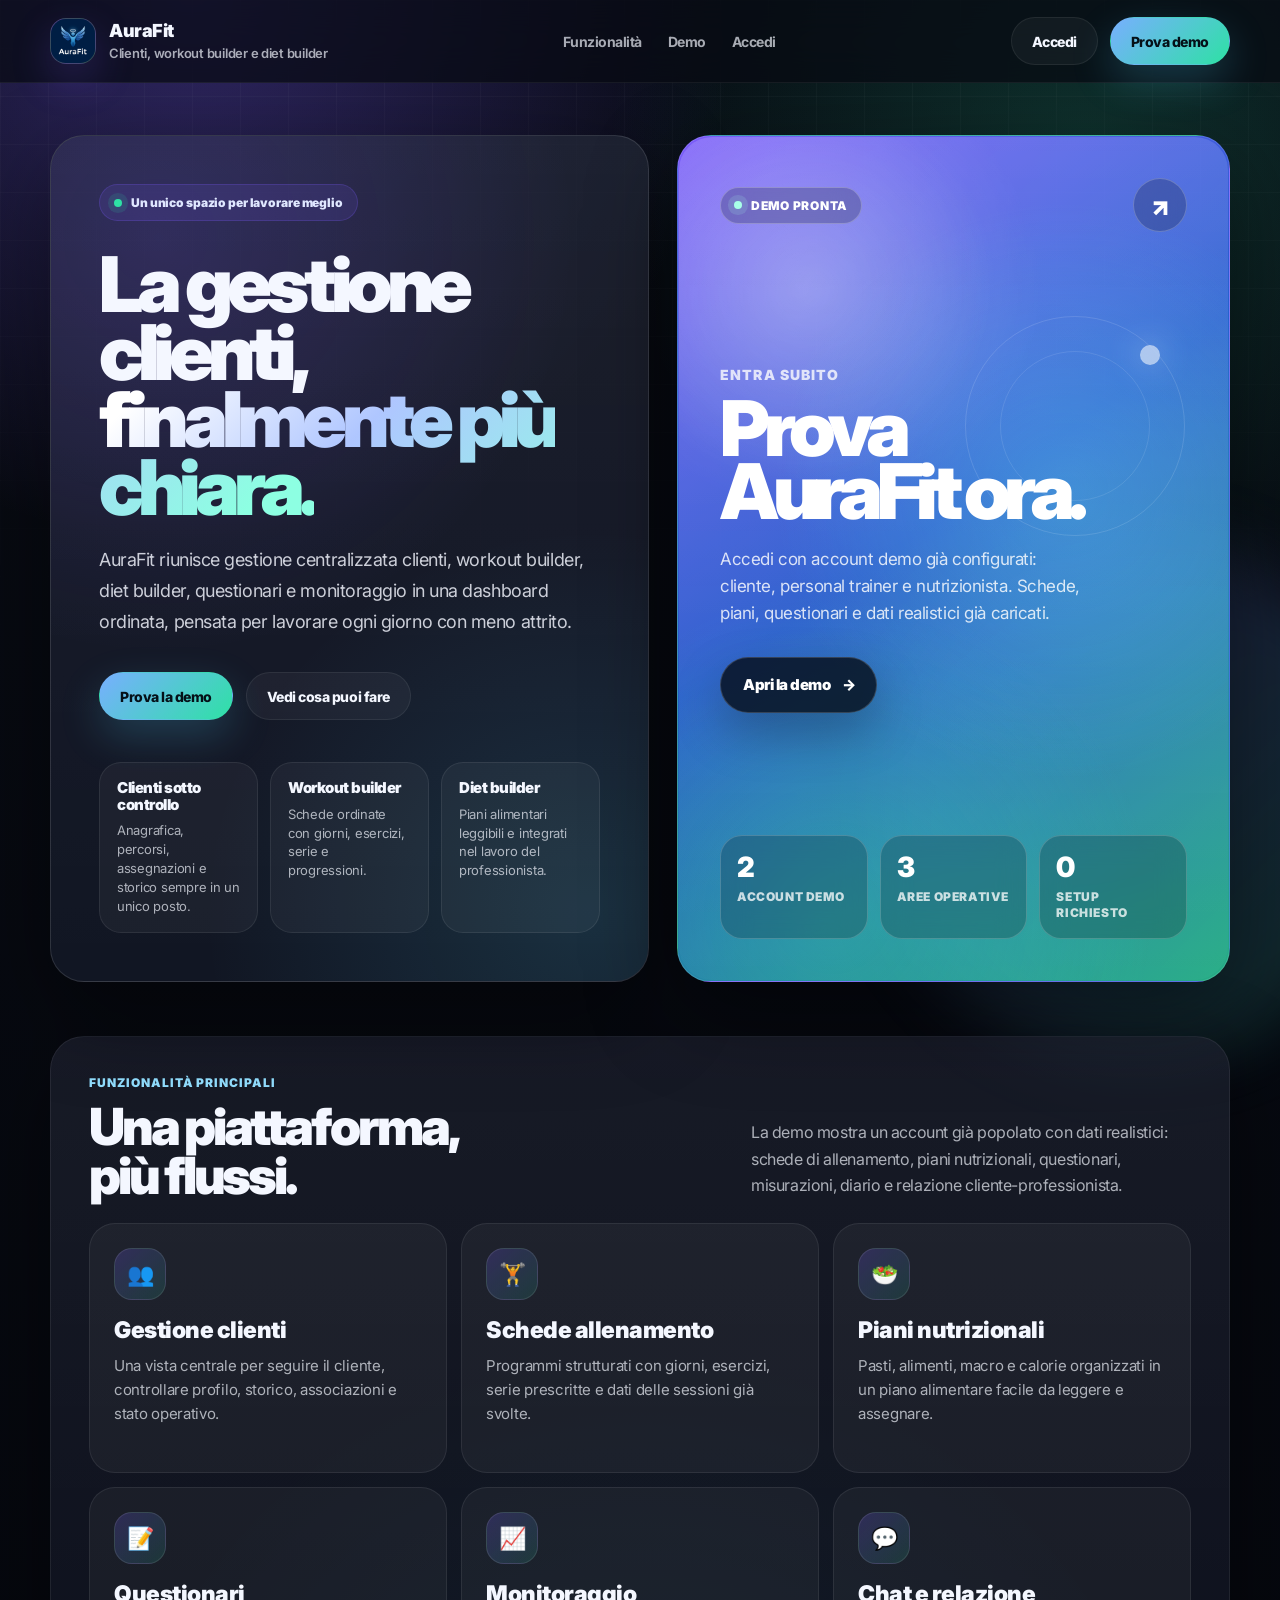
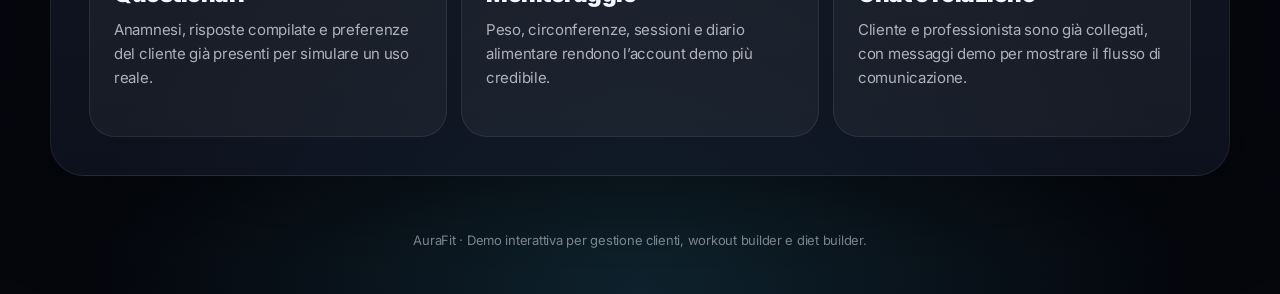
<file: public/index.html>
<!DOCTYPE html>
<html lang="it">
<head>
  <meta charset="UTF-8" />
  <meta name="viewport" content="width=device-width, initial-scale=1.0" />
  <meta name="theme-color" content="#070A12" />

  <link rel="apple-touch-icon" href="/media/apple-touch-icon.png" />
  <link rel="manifest" href="/manifest.json" />

  <title>AuraFit — Gestione clienti, workout builder e diet builder</title>

  <link rel="preconnect" href="https://fonts.googleapis.com">
  <link rel="preconnect" href="https://fonts.gstatic.com" crossorigin>
  <link href="https://fonts.googleapis.com/css2?family=Inter:wght@400;500;600;700;800;900&display=swap" rel="stylesheet">

  <style>
    :root {
      --bg: #070A12;
      --bg-2: #0B1020;
      --surface: rgba(255, 255, 255, .055);
      --surface-strong: rgba(255, 255, 255, .085);
      --stroke: rgba(255, 255, 255, .12);
      --stroke-soft: rgba(255, 255, 255, .07);
      --text: #F4F7FF;
      --muted: rgba(244, 247, 255, .68);
      --muted-strong: rgba(244, 247, 255, .82);
      --purple: #7C5CFF;
      --blue: #6CA8FF;
      --cyan: #4CC9F0;
      --green: #2EE1A5;
      --pink: #FF5EA8;
      --radius-xl: 34px;
      --radius-lg: 26px;
      --radius-md: 18px;
      --shadow: 0 30px 90px rgba(0, 0, 0, .42);
      --container: 1180px;
      --font: "Inter", system-ui, -apple-system, BlinkMacSystemFont, "Segoe UI", sans-serif;
    }

    * {
      box-sizing: border-box;
    }

    html {
      scroll-behavior: smooth;
    }

    body {
      margin: 0;
      min-height: 100vh;
      font-family: var(--font);
      color: var(--text);
      background:
        radial-gradient(circle at 15% 0%, rgba(124, 92, 255, .34), transparent 34rem),
        radial-gradient(circle at 85% 8%, rgba(46, 225, 165, .18), transparent 30rem),
        radial-gradient(circle at 50% 100%, rgba(76, 201, 240, .14), transparent 34rem),
        linear-gradient(180deg, #080B13 0%, #05070D 100%);
      overflow-x: hidden;
      letter-spacing: -.03em;
    }

    body::before {
      content: "";
      position: fixed;
      inset: 0;
      pointer-events: none;
      background-image:
        linear-gradient(rgba(255,255,255,.035) 1px, transparent 1px),
        linear-gradient(90deg, rgba(255,255,255,.035) 1px, transparent 1px);
      background-size: 48px 48px;
      mask-image: linear-gradient(to bottom, rgba(0,0,0,.85), transparent 78%);
      z-index: -2;
    }

    body::after {
      content: "";
      position: fixed;
      inset: auto -120px -160px auto;
      width: 520px;
      height: 520px;
      border-radius: 999px;
      background: linear-gradient(135deg, rgba(124,92,255,.2), rgba(46,225,165,.16));
      filter: blur(34px);
      z-index: -1;
      pointer-events: none;
    }

    a {
      color: inherit;
      text-decoration: none;
    }

    img {
      max-width: 100%;
      display: block;
    }

    .container {
      width: min(var(--container), calc(100% - 48px));
      margin: 0 auto;
    }

    .site-header {
      position: sticky;
      top: 0;
      z-index: 20;
      border-bottom: 1px solid rgba(255,255,255,.06);
      background: rgba(7, 10, 18, .72);
      backdrop-filter: blur(18px);
      -webkit-backdrop-filter: blur(18px);
    }

    .nav {
      min-height: 82px;
      display: flex;
      align-items: center;
      justify-content: space-between;
      gap: 24px;
    }

    .brand {
      display: inline-flex;
      align-items: center;
      gap: 13px;
      min-width: 0;
    }

    .brand-mark {
      width: 46px;
      height: 46px;
      border-radius: 16px;
      overflow: hidden;
      border: 1px solid rgba(255,255,255,.12);
      background: linear-gradient(135deg, rgba(124,92,255,.35), rgba(46,225,165,.18));
      box-shadow: 0 16px 40px rgba(124,92,255,.22);
      flex: 0 0 auto;
    }

    .brand-mark img {
      width: 100%;
      height: 100%;
      object-fit: cover;
    }

    .brand-copy strong {
      display: block;
      font-size: 18px;
      line-height: 1;
      font-weight: 900;
    }

    .brand-copy span {
      display: block;
      margin-top: 5px;
      color: var(--muted);
      font-size: 13px;
      font-weight: 600;
      letter-spacing: -.02em;
    }

    .nav-links {
      display: flex;
      align-items: center;
      gap: 26px;
      color: var(--muted);
      font-size: 14px;
      font-weight: 700;
    }

    .nav-links a {
      transition: color .18s ease;
    }

    .nav-links a:hover {
      color: var(--text);
    }

    .nav-actions {
      display: flex;
      align-items: center;
      gap: 12px;
    }

    .btn {
      min-height: 48px;
      display: inline-flex;
      align-items: center;
      justify-content: center;
      gap: 9px;
      padding: 0 20px;
      border-radius: 999px;
      border: 1px solid transparent;
      font-size: 14px;
      font-weight: 800;
      cursor: pointer;
      transition:
        transform .18s ease,
        border-color .18s ease,
        background .18s ease,
        box-shadow .18s ease;
    }

    .btn:active {
      transform: scale(.98);
    }

    .btn-primary {
      color: #051018;
      background: linear-gradient(135deg, #78AFFF, #2EE1A5);
      box-shadow: 0 16px 42px rgba(76, 201, 240, .22);
    }

    .btn-primary:hover {
      transform: translateY(-2px);
      box-shadow: 0 22px 52px rgba(76, 201, 240, .28);
    }

    .btn-secondary {
      color: var(--text);
      background: rgba(255,255,255,.045);
      border-color: var(--stroke-soft);
    }

    .btn-secondary:hover {
      background: rgba(255,255,255,.075);
      border-color: rgba(255,255,255,.16);
      transform: translateY(-2px);
    }

    .hero {
      padding: 52px 0 30px;
    }

    .hero-grid {
      display: grid;
      grid-template-columns: minmax(0, 1.04fr) minmax(420px, .96fr);
      gap: 28px;
      align-items: stretch;
    }

    .hero-card,
    .demo-mega-button {
      min-height: 680px;
      border-radius: var(--radius-xl);
      border: 1px solid var(--stroke);
      box-shadow: var(--shadow);
      overflow: hidden;
    }

    .hero-card {
      position: relative;
      padding: clamp(30px, 4vw, 48px);
      background:
        linear-gradient(180deg, rgba(255,255,255,.08), rgba(255,255,255,.035)),
        rgba(11, 16, 32, .72);
    }

    .hero-card::before {
      content: "";
      position: absolute;
      inset: 0;
      background:
        radial-gradient(circle at 18% 12%, rgba(124,92,255,.18), transparent 26rem),
        radial-gradient(circle at 90% 92%, rgba(76,201,240,.14), transparent 24rem);
      pointer-events: none;
    }

    .hero-inner {
      position: relative;
      z-index: 1;
      height: 100%;
      display: flex;
      flex-direction: column;
    }

    .eyebrow {
      width: fit-content;
      display: inline-flex;
      align-items: center;
      gap: 9px;
      padding: 10px 14px;
      border-radius: 999px;
      border: 1px solid rgba(124,92,255,.22);
      background: rgba(124,92,255,.13);
      color: #DFE7FF;
      font-size: 12px;
      font-weight: 900;
      letter-spacing: -.01em;
      margin-bottom: 30px;
    }

    .eyebrow::before {
      content: "";
      width: 8px;
      height: 8px;
      border-radius: 999px;
      background: var(--green);
      box-shadow: 0 0 0 6px rgba(46,225,165,.12);
    }

    h1,
    h2,
    h3,
    p {
      margin: 0;
    }

    h1 {
      max-width: 10ch;
      font-size: clamp(56px, 6vw, 86px);
      line-height: .88;
      letter-spacing: -.075em;
      font-weight: 900;
    }

    .gradient-text {
      background: linear-gradient(135deg, #FFFFFF 8%, #AFC6FF 42%, #8DFFE2 88%);
      -webkit-background-clip: text;
      background-clip: text;
      color: transparent;
    }

    .hero-copy {
      max-width: 560px;
      margin-top: 24px;
      color: var(--muted-strong);
      font-size: 18px;
      line-height: 1.72;
      letter-spacing: -.025em;
    }

    .hero-actions {
      display: flex;
      align-items: center;
      gap: 13px;
      flex-wrap: wrap;
      margin-top: 34px;
    }

    .hero-points {
      margin-top: auto;
      padding-top: 42px;
      display: grid;
      grid-template-columns: repeat(3, minmax(0, 1fr));
      gap: 12px;
    }

    .point-card {
      min-height: 134px;
      padding: 17px;
      border-radius: 22px;
      border: 1px solid rgba(255,255,255,.08);
      background: rgba(255,255,255,.045);
    }

    .point-card strong {
      display: block;
      margin-bottom: 8px;
      font-size: 15px;
      font-weight: 900;
      line-height: 1.1;
    }

    .point-card span {
      display: block;
      color: var(--muted);
      font-size: 13px;
      line-height: 1.45;
      letter-spacing: -.02em;
    }

    .demo-mega-button {
      position: relative;
      isolation: isolate;
      display: flex;
      flex-direction: column;
      justify-content: space-between;
      padding: clamp(28px, 4vw, 42px);
      background:
        radial-gradient(circle at 22% 18%, rgba(255,255,255,.18), transparent 12rem),
        radial-gradient(circle at 70% 42%, rgba(76,201,240,.34), transparent 18rem),
        radial-gradient(circle at 28% 92%, rgba(46,225,165,.28), transparent 20rem),
        linear-gradient(145deg, rgba(124,92,255,.98), rgba(42,110,255,.78) 46%, rgba(46,225,165,.72));
      color: #FFFFFF;
      transform: translateZ(0);
      transition:
        transform .22s ease,
        box-shadow .22s ease,
        border-color .22s ease,
        filter .22s ease;
    }

    .demo-mega-button::before {
      content: "";
      position: absolute;
      inset: 1px;
      border-radius: calc(var(--radius-xl) - 1px);
      background:
        linear-gradient(180deg, rgba(255,255,255,.16), rgba(255,255,255,.04)),
        radial-gradient(circle at 25% 18%, rgba(255,255,255,.22), transparent 14rem);
      z-index: -2;
      opacity: .82;
    }

    .demo-mega-button::after {
      content: "";
      position: absolute;
      inset: -80px;
      background:
        conic-gradient(
          from 180deg,
          transparent,
          rgba(255,255,255,.22),
          transparent,
          rgba(46,225,165,.26),
          transparent
        );
      z-index: -3;
      opacity: 0;
      transform: rotate(0deg);
      transition: opacity .22s ease;
      animation: spinGlow 8s linear infinite;
    }

    .demo-mega-button:hover {
      transform: translateY(-8px) scale(1.012);
      border-color: rgba(255,255,255,.38);
      box-shadow:
        0 42px 110px rgba(46, 225, 165, .20),
        0 32px 90px rgba(124, 92, 255, .36);
      filter: saturate(1.08);
    }

    .demo-mega-button:hover::after {
      opacity: 1;
    }

    .demo-mega-button:focus-visible {
      outline: 4px solid rgba(255,255,255,.72);
      outline-offset: 5px;
    }

    @keyframes spinGlow {
      to {
        transform: rotate(360deg);
      }
    }

    .demo-top {
      position: relative;
      z-index: 2;
      display: flex;
      align-items: center;
      justify-content: space-between;
      gap: 18px;
    }

    .demo-badge {
      display: inline-flex;
      align-items: center;
      gap: 9px;
      padding: 10px 13px;
      border-radius: 999px;
      border: 1px solid rgba(255,255,255,.24);
      background: rgba(5, 10, 18, .22);
      backdrop-filter: blur(14px);
      -webkit-backdrop-filter: blur(14px);
      font-size: 12px;
      font-weight: 900;
      text-transform: uppercase;
      letter-spacing: .06em;
    }

    .demo-badge::before {
      content: "";
      width: 8px;
      height: 8px;
      border-radius: 999px;
      background: #A8FFE8;
      box-shadow: 0 0 0 6px rgba(168,255,232,.15);
    }

    .demo-arrow {
      width: 54px;
      height: 54px;
      display: grid;
      place-items: center;
      border-radius: 999px;
      background: rgba(5, 10, 18, .22);
      border: 1px solid rgba(255,255,255,.22);
      backdrop-filter: blur(14px);
      -webkit-backdrop-filter: blur(14px);
      font-size: 26px;
      font-weight: 900;
      transition: transform .22s ease, background .22s ease;
    }

    .demo-mega-button:hover .demo-arrow {
      transform: translate(6px, -6px);
      background: rgba(5, 10, 18, .34);
    }

    .demo-content {
      position: relative;
      z-index: 2;
      padding: 58px 0 46px;
    }

    .demo-kicker {
      display: block;
      margin-bottom: 15px;
      color: rgba(255,255,255,.78);
      font-size: 14px;
      font-weight: 900;
      text-transform: uppercase;
      letter-spacing: .08em;
    }

    .demo-title {
      max-width: 8ch;
      font-size: clamp(64px, 6vw, 102px);
      line-height: .82;
      letter-spacing: -.085em;
      font-weight: 900;
    }

    .demo-text {
      max-width: 34ch;
      margin-top: 22px;
      color: rgba(255,255,255,.82);
      font-size: 17px;
      line-height: 1.58;
      letter-spacing: -.025em;
    }

    .demo-cta {
      width: fit-content;
      margin-top: 30px;
      display: inline-flex;
      align-items: center;
      gap: 12px;
      min-height: 56px;
      padding: 0 20px 0 22px;
      border-radius: 999px;
      background: rgba(5, 10, 18, .78);
      color: #FFFFFF;
      border: 1px solid rgba(255,255,255,.16);
      box-shadow: 0 20px 48px rgba(0,0,0,.25);
      font-size: 15px;
      font-weight: 900;
      transition: transform .22s ease, background .22s ease;
    }

    .demo-mega-button:hover .demo-cta {
      transform: translateY(-2px);
      background: rgba(5, 10, 18, .9);
    }

    .demo-stats {
      position: relative;
      z-index: 2;
      display: grid;
      grid-template-columns: repeat(3, minmax(0, 1fr));
      gap: 12px;
    }

    .demo-stat {
      padding: 17px 16px;
      border-radius: 22px;
      background: rgba(5, 10, 18, .22);
      border: 1px solid rgba(255,255,255,.18);
      backdrop-filter: blur(14px);
      -webkit-backdrop-filter: blur(14px);
    }

    .demo-stat strong {
      display: block;
      font-size: 28px;
      line-height: 1;
      font-weight: 900;
      margin-bottom: 8px;
    }

    .demo-stat span {
      display: block;
      color: rgba(255,255,255,.76);
      font-size: 12px;
      line-height: 1.35;
      text-transform: uppercase;
      letter-spacing: .05em;
      font-weight: 900;
    }

    .demo-orbit {
      position: absolute;
      z-index: 1;
      width: 220px;
      height: 220px;
      border-radius: 999px;
      right: 44px;
      top: 180px;
      border: 1px solid rgba(255,255,255,.18);
      opacity: .7;
      pointer-events: none;
    }

    .demo-orbit::before,
    .demo-orbit::after {
      content: "";
      position: absolute;
      border-radius: inherit;
      border: 1px solid rgba(255,255,255,.15);
    }

    .demo-orbit::before {
      inset: 34px;
    }

    .demo-orbit::after {
      width: 18px;
      height: 18px;
      right: 24px;
      top: 28px;
      background: rgba(255,255,255,.82);
      box-shadow: 0 0 32px rgba(255,255,255,.65);
    }

    .section {
      padding: 24px 0;
    }

    .section-card {
      padding: clamp(26px, 4vw, 38px);
      border-radius: var(--radius-xl);
      border: 1px solid var(--stroke-soft);
      background:
        linear-gradient(180deg, rgba(255,255,255,.06), rgba(255,255,255,.025)),
        rgba(11, 16, 32, .62);
      box-shadow: var(--shadow);
    }

    .section-head {
      display: flex;
      align-items: flex-end;
      justify-content: space-between;
      gap: 24px;
      margin-bottom: 24px;
    }

    .kicker {
      display: block;
      margin-bottom: 12px;
      color: #92DFFF;
      font-size: 12px;
      font-weight: 900;
      text-transform: uppercase;
      letter-spacing: .08em;
    }

    .section-head h2 {
      max-width: 12ch;
      font-size: clamp(36px, 4vw, 54px);
      line-height: .94;
      letter-spacing: -.06em;
      font-weight: 900;
    }

    .section-head p {
      max-width: 44ch;
      color: var(--muted);
      font-size: 16px;
      line-height: 1.65;
      letter-spacing: -.025em;
    }

    .features-grid {
      display: grid;
      grid-template-columns: repeat(3, minmax(0, 1fr));
      gap: 14px;
    }

    .feature-card {
      min-height: 250px;
      padding: 24px;
      border-radius: 26px;
      border: 1px solid rgba(255,255,255,.08);
      background: rgba(255,255,255,.045);
      transition: transform .18s ease, background .18s ease, border-color .18s ease;
    }

    .feature-card:hover {
      transform: translateY(-4px);
      background: rgba(255,255,255,.07);
      border-color: rgba(255,255,255,.16);
    }

    .feature-icon {
      width: 52px;
      height: 52px;
      display: grid;
      place-items: center;
      margin-bottom: 18px;
      border-radius: 18px;
      background: linear-gradient(135deg, rgba(124,92,255,.22), rgba(46,225,165,.13));
      border: 1px solid rgba(255,255,255,.1);
      font-size: 22px;
    }

    .feature-card h3 {
      font-size: 23px;
      line-height: 1.08;
      margin-bottom: 12px;
      font-weight: 900;
    }

    .feature-card p {
      color: var(--muted);
      font-size: 15px;
      line-height: 1.6;
      letter-spacing: -.02em;
    }

    .footer {
      padding: 30px 0 44px;
      color: rgba(244,247,255,.48);
      text-align: center;
      font-size: 13px;
      line-height: 1.6;
      letter-spacing: -.02em;
    }

    @media (max-width: 1120px) {
      .hero-grid {
        grid-template-columns: 1fr;
      }

      .hero-card,
      .demo-mega-button {
        min-height: auto;
      }

      .demo-title {
        max-width: 10ch;
      }
    }

    @media (max-width: 840px) {
      .container {
        width: min(var(--container), calc(100% - 28px));
      }

      .nav {
        min-height: 74px;
      }

      .nav-links,
      .nav-actions .btn-primary {
        display: none;
      }

      .brand-copy span {
        display: none;
      }

      .hero {
        padding-top: 28px;
      }

      h1 {
        max-width: none;
        font-size: clamp(50px, 15vw, 72px);
      }

      .hero-copy {
        font-size: 16px;
      }

      .hero-points,
      .demo-stats,
      .features-grid {
        grid-template-columns: 1fr;
      }

      .demo-content {
        padding: 48px 0 34px;
      }

      .demo-title {
        font-size: clamp(58px, 18vw, 82px);
      }

      .demo-orbit {
        width: 170px;
        height: 170px;
        right: 18px;
        top: 160px;
        opacity: .35;
      }

      .section-head {
        display: block;
      }

      .section-head h2 {
        max-width: none;
        margin-bottom: 14px;
      }
    }

    @media (prefers-reduced-motion: reduce) {
      *,
      *::before,
      *::after {
        animation: none !important;
        transition: none !important;
        scroll-behavior: auto !important;
      }
    }
  </style>
</head>

<body>
  <header class="site-header">
    <div class="container nav">
      <a href="/public/" class="brand" aria-label="AuraFit home">
        <div class="brand-mark">
          <img src="media/logo.png" alt="Logo AuraFit" />
        </div>
        <div class="brand-copy">
          <strong>AuraFit</strong>
          <span>Clienti, workout builder e diet builder</span>
        </div>
      </a>

      <nav class="nav-links" aria-label="Navigazione principale">
        <a href="#features">Funzionalità</a>
        <a href="/public/demo.php">Demo</a>
        <a href="/public/login.php">Accedi</a>
      </nav>

      <div class="nav-actions">
        <a class="btn btn-secondary" href="/public/login.php">Accedi</a>
        <a class="btn btn-primary" href="/public/demo.php">Prova demo</a>
      </div>
    </div>
  </header>

  <main>
    <section class="hero">
      <div class="container hero-grid">
        <article class="hero-card">
          <div class="hero-inner">
            <div>
              <div class="eyebrow">Un unico spazio per lavorare meglio</div>

              <h1>
                La gestione clienti, <span class="gradient-text">finalmente più chiara.</span>
              </h1>

              <p class="hero-copy">
                AuraFit riunisce gestione centralizzata clienti, workout builder,
                diet builder, questionari e monitoraggio in una dashboard ordinata,
                pensata per lavorare ogni giorno con meno attrito.
              </p>

              <div class="hero-actions">
                <a class="btn btn-primary" href="/public/demo.php">Prova la demo</a>
                <a class="btn btn-secondary" href="#features">Vedi cosa puoi fare</a>
              </div>
            </div>

            <div class="hero-points" aria-label="Punti principali">
              <div class="point-card">
                <strong>Clienti sotto controllo</strong>
                <span>Anagrafica, percorsi, assegnazioni e storico sempre in un unico posto.</span>
              </div>

              <div class="point-card">
                <strong>Workout builder</strong>
                <span>Schede ordinate con giorni, esercizi, serie e progressioni.</span>
              </div>

              <div class="point-card">
                <strong>Diet builder</strong>
                <span>Piani alimentari leggibili e integrati nel lavoro del professionista.</span>
              </div>
            </div>
          </div>
        </article>

        <a class="demo-mega-button" href="/public/demo.php" aria-label="Apri la demo AuraFit">
          <div class="demo-orbit" aria-hidden="true"></div>

          <div class="demo-top">
            <span class="demo-badge">Demo pronta</span>
            <span class="demo-arrow" aria-hidden="true">↗</span>
          </div>

          <div class="demo-content">
            <span class="demo-kicker">Entra subito</span>

            <h2 class="demo-title">
              Prova AuraFit ora.
            </h2>

            <p class="demo-text">
              Accedi con account demo già configurati: cliente, personal trainer
              e nutrizionista. Schede, piani, questionari e dati realistici già caricati.
            </p>

            <span class="demo-cta">
              Apri la demo
              <span aria-hidden="true">→</span>
            </span>
          </div>

          <div class="demo-stats" aria-label="Contenuti inclusi nella demo">
            <div class="demo-stat">
              <strong>2</strong>
              <span>Account demo</span>
            </div>

            <div class="demo-stat">
              <strong>3</strong>
              <span>Aree operative</span>
            </div>

            <div class="demo-stat">
              <strong>0</strong>
              <span>Setup richiesto</span>
            </div>
          </div>
        </a>
      </div>
    </section>

    <section id="features" class="section">
      <div class="container">
        <div class="section-card">
          <div class="section-head">
            <div>
              <span class="kicker">Funzionalità principali</span>
              <h2>Una piattaforma, più flussi.</h2>
            </div>

            <p>
              La demo mostra un account già popolato con dati realistici:
              schede di allenamento, piani nutrizionali, questionari, misurazioni,
              diario e relazione cliente-professionista.
            </p>
          </div>

          <div class="features-grid">
            <article class="feature-card">
              <div class="feature-icon">👥</div>
              <h3>Gestione clienti</h3>
              <p>
                Una vista centrale per seguire il cliente, controllare profilo,
                storico, associazioni e stato operativo.
              </p>
            </article>

            <article class="feature-card">
              <div class="feature-icon">🏋️</div>
              <h3>Schede allenamento</h3>
              <p>
                Programmi strutturati con giorni, esercizi, serie prescritte
                e dati delle sessioni già svolte.
              </p>
            </article>

            <article class="feature-card">
              <div class="feature-icon">🥗</div>
              <h3>Piani nutrizionali</h3>
              <p>
                Pasti, alimenti, macro e calorie organizzati in un piano
                alimentare facile da leggere e assegnare.
              </p>
            </article>

            <article class="feature-card">
              <div class="feature-icon">📝</div>
              <h3>Questionari</h3>
              <p>
                Anamnesi, risposte compilate e preferenze del cliente già presenti
                per simulare un uso reale.
              </p>
            </article>

            <article class="feature-card">
              <div class="feature-icon">📈</div>
              <h3>Monitoraggio</h3>
              <p>
                Peso, circonferenze, sessioni e diario alimentare rendono
                l’account demo più credibile.
              </p>
            </article>

            <article class="feature-card">
              <div class="feature-icon">💬</div>
              <h3>Chat e relazione</h3>
              <p>
                Cliente e professionista sono già collegati, con messaggi demo
                per mostrare il flusso di comunicazione.
              </p>
            </article>
          </div>
        </div>
      </div>
    </section>
  </main>

  <footer class="footer">
    <div class="container">
      AuraFit · Demo interattiva per gestione clienti, workout builder e diet builder.
    </div>
  </footer>
</body>
</html>
</file>
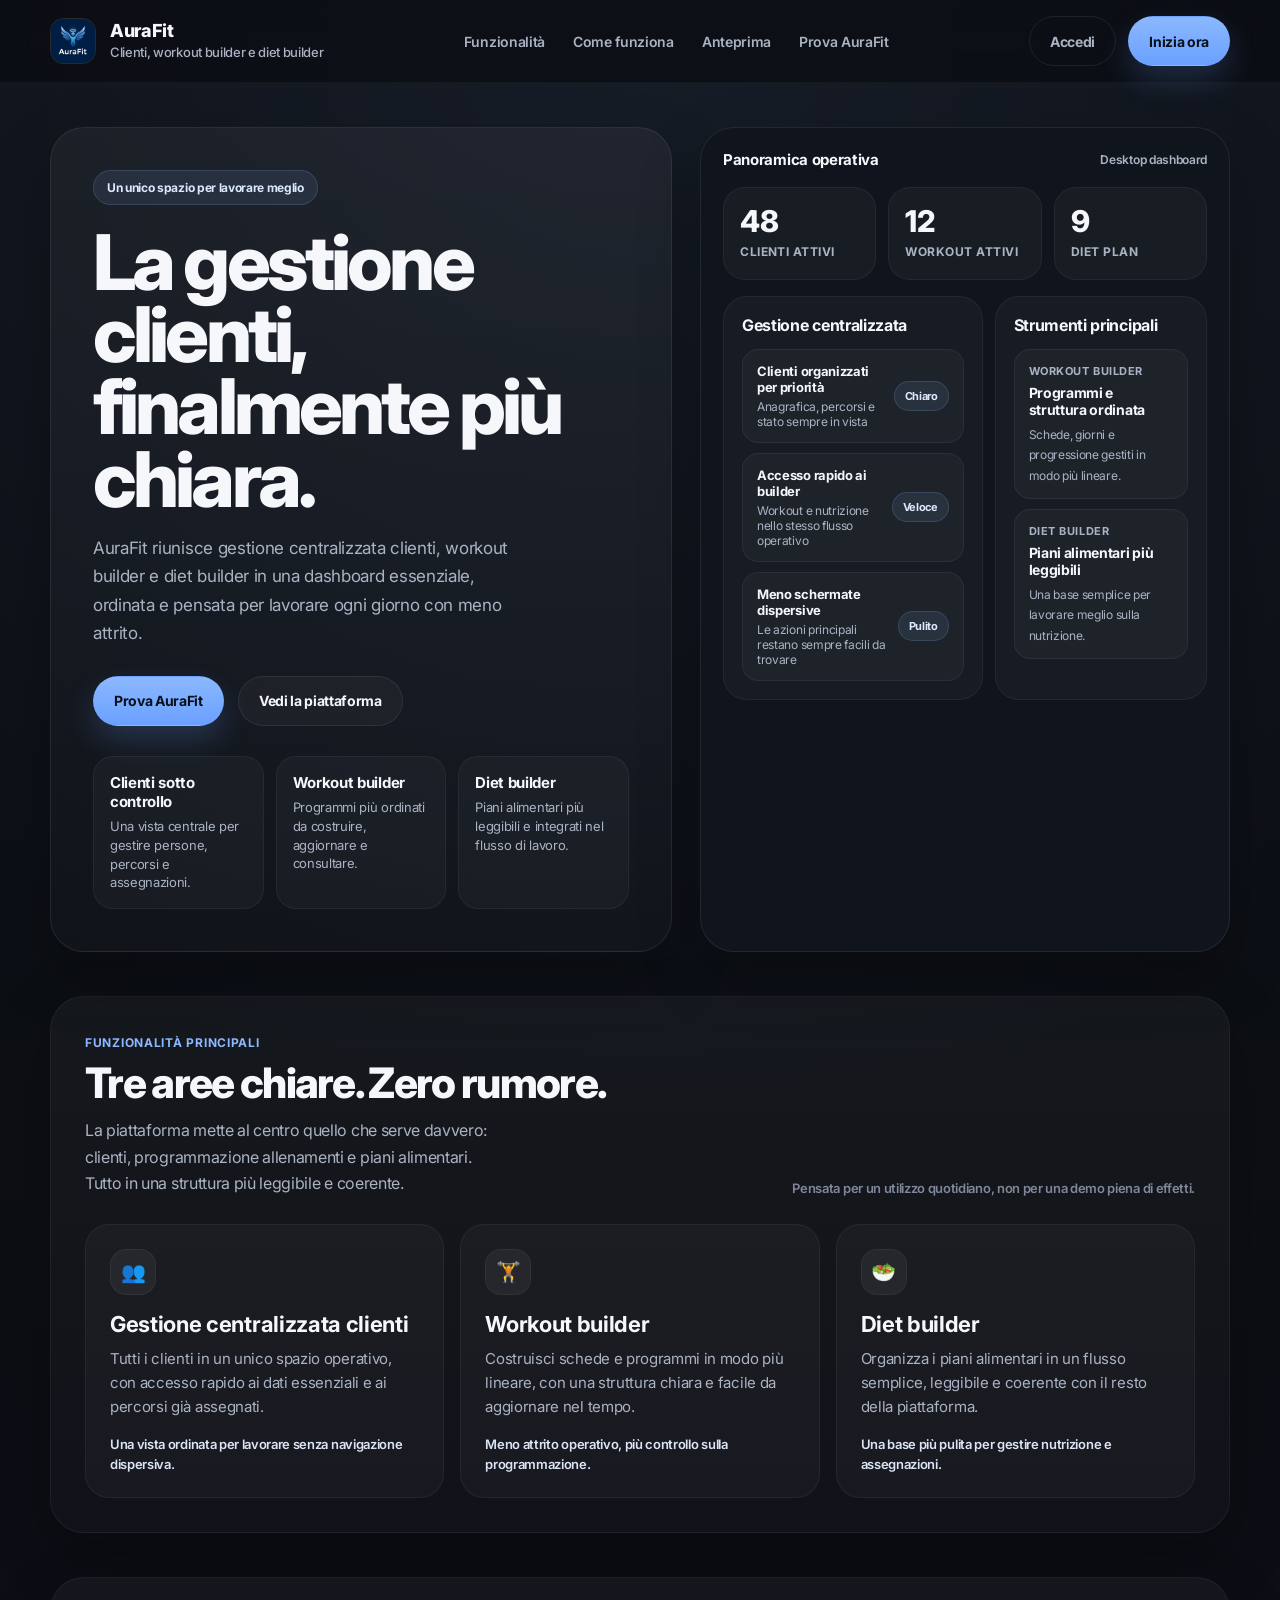
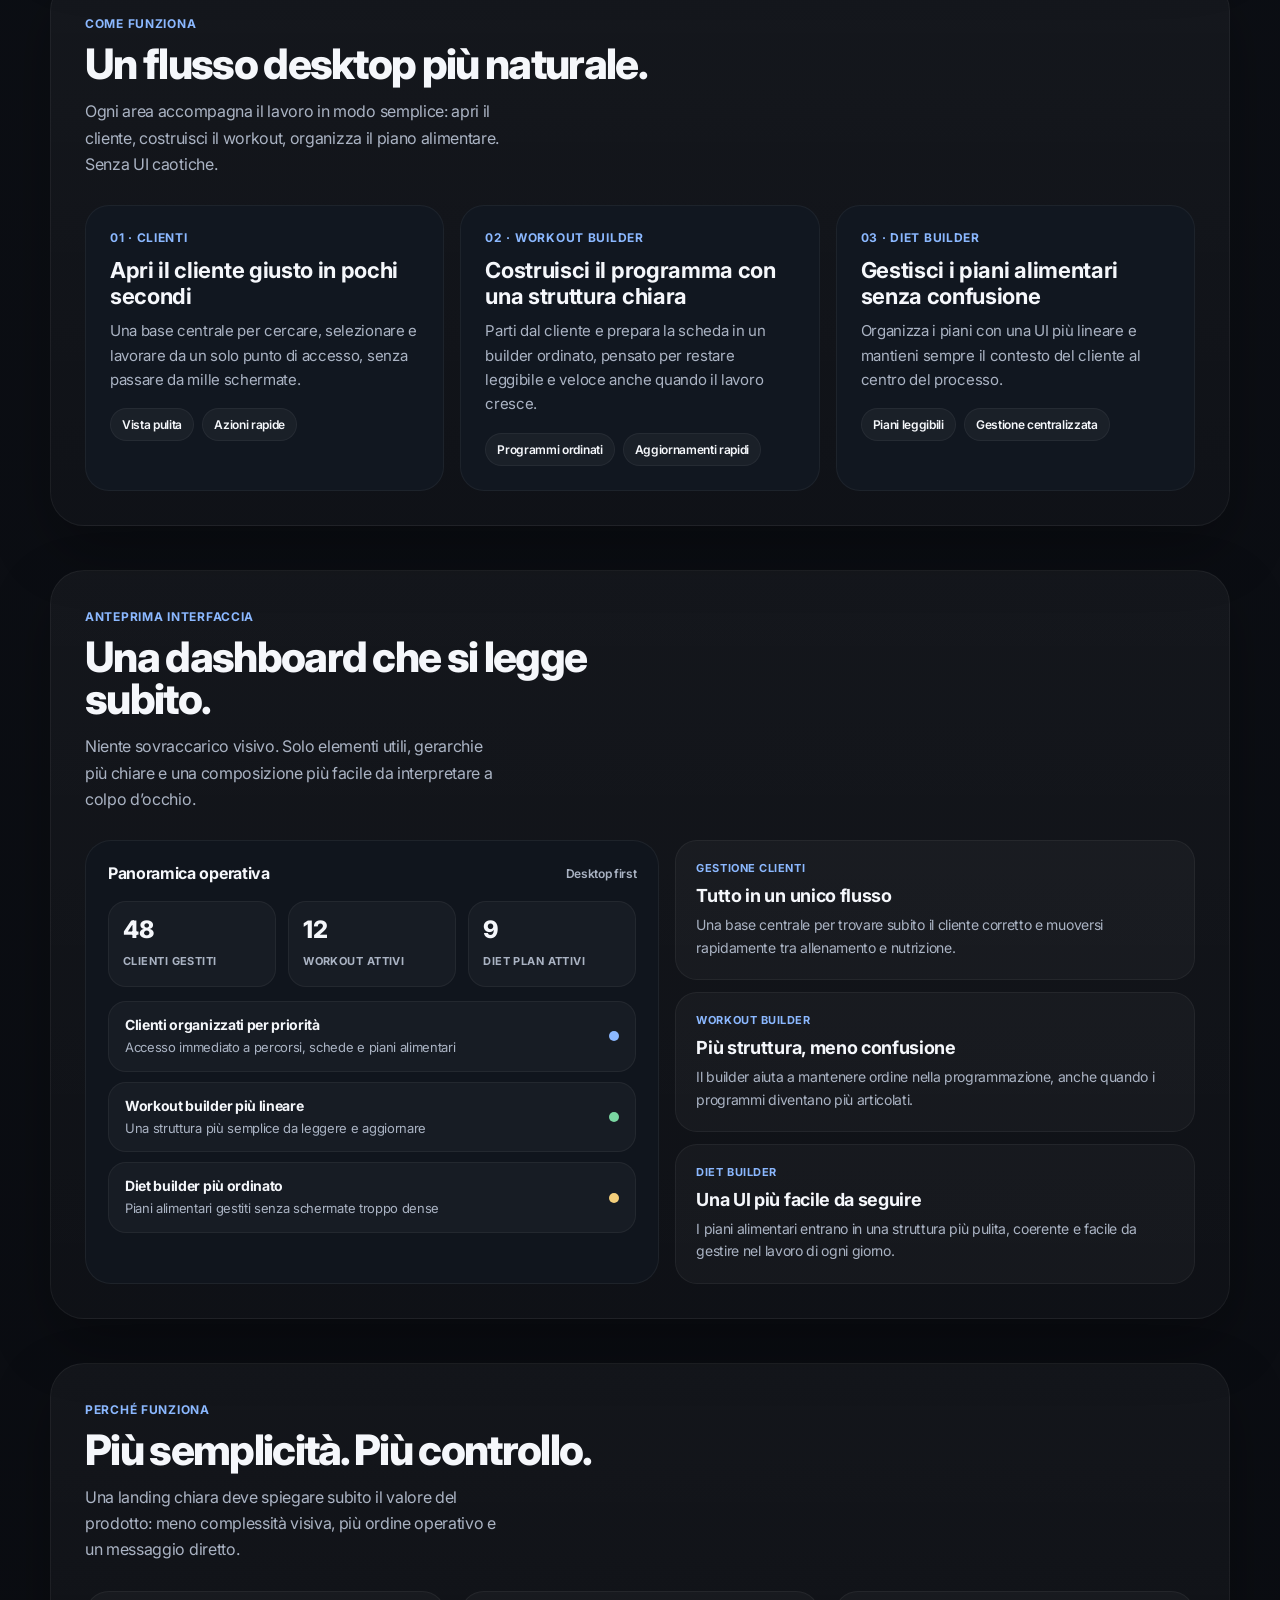
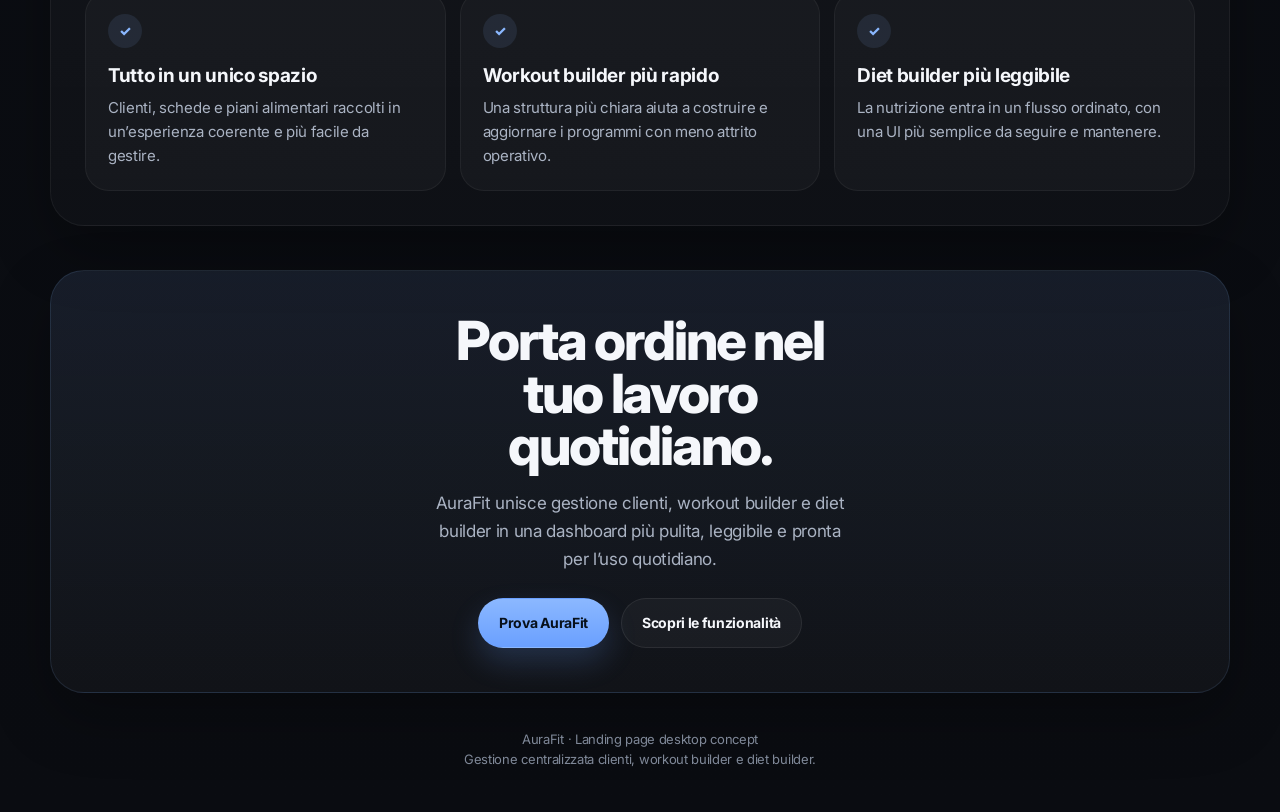
<file: public/index_og.html>
<!DOCTYPE html>
<html lang="it">
<head>
  <meta charset="UTF-8" />
  <meta name="viewport" content="width=device-width, initial-scale=1.0" />
  <meta name="theme-color" content="#0b0d12" />
  <link rel="apple-touch-icon" href="/media/apple-touch-icon.png" />
  <link rel="manifest" href="/manifest.json" />
  <title>AuraFit — Gestione clienti, workout builder e diet builder</title>
  <link rel="preconnect" href="https://fonts.googleapis.com">
  <link rel="preconnect" href="https://fonts.gstatic.com" crossorigin>
  <link href="https://fonts.googleapis.com/css2?family=Inter:wght@400;500;600;700;800&display=swap" rel="stylesheet">
  <style>
    :root {
      --bg: #0b0d12;
      --bg-soft: #11141b;
      --surface: #141922;
      --surface-2: #191f29;
      --surface-3: #10151d;
      --stroke: rgba(255,255,255,0.08);
      --stroke-soft: rgba(255,255,255,0.05);
      --text: #f5f7fb;
      --muted: #aab3c3;
      --muted-2: #7f8898;
      --primary: #8bb8ff;
      --primary-strong: #6aa0ff;
      --success: #7ad7a2;
      --warning: #f4cf7b;
      --shadow: 0 24px 60px rgba(0,0,0,0.28);
      --radius-xl: 34px;
      --radius-lg: 26px;
      --radius-md: 20px;
      --radius-sm: 16px;
      --container: 1180px;
    }

    * { box-sizing: border-box; }
    html { scroll-behavior: smooth; }

    body {
      margin: 0;
      font-family: 'Inter', system-ui, -apple-system, BlinkMacSystemFont, 'Segoe UI', sans-serif;
      letter-spacing: -0.02em;
      color: var(--text);
      background:
        radial-gradient(circle at top center, rgba(139, 184, 255, 0.08), transparent 28%),
        linear-gradient(180deg, #0d1016 0%, #0a0c11 100%);
    }

    a { color: inherit; text-decoration: none; }
    img { max-width: 100%; display: block; }

    .container { width: min(var(--container), calc(100% - 48px)); margin: 0 auto; }

    .site-header {
      position: sticky;
      top: 0;
      z-index: 20;
      backdrop-filter: blur(16px);
      background: rgba(10, 12, 17, 0.72);
      border-bottom: 1px solid rgba(255,255,255,0.04);
    }

    .nav { display: flex; align-items: center; justify-content: space-between; gap: 24px; min-height: 82px; }

    .brand { display: flex; align-items: center; gap: 14px; min-width: 0; }

    .brand-mark {
      width: 46px;
      height: 46px;
      border-radius: 14px;
      display: grid;
      place-items: center;
      background: rgba(255,255,255,0.04);
      border: 1px solid rgba(255,255,255,0.08);
      overflow: hidden;
      flex: 0 0 auto;
    }

    .brand-mark img {
      width: 100%;
      height: 100%;
      object-fit: cover;
      object-position: center;
    }

    .brand-copy strong { display: block; font-size: 18px; line-height: 1.05; font-weight: 800; }
    .brand-copy span { display: block; margin-top: 4px; color: var(--muted); font-size: 13px; font-weight: 500; }

    .nav-links { display: flex; align-items: center; gap: 28px; color: var(--muted); font-size: 14px; font-weight: 600; }
    .nav-actions { display: flex; align-items: center; gap: 12px; }

    .btn {
      display: inline-flex; align-items: center; justify-content: center; min-height: 50px; padding: 0 20px;
      border-radius: 999px; border: 1px solid transparent; font-size: 14px; font-weight: 700;
      transition: transform .18s ease, opacity .18s ease, background .18s ease; cursor: pointer;
    }
    .btn:hover { opacity: 0.96; }
    .btn:active { transform: scale(0.98); }

    .btn-primary { background: linear-gradient(180deg, var(--primary), var(--primary-strong)); color: #07101b; box-shadow: 0 14px 30px rgba(106, 160, 255, 0.20); }
    .btn-secondary { background: rgba(255,255,255,0.035); border-color: var(--stroke); color: var(--text); }
    .btn-ghost { background: transparent; border-color: var(--stroke); color: var(--muted); }

    .hero { padding: 44px 0 22px; }
    .hero-shell { display: grid; grid-template-columns: 1.08fr 0.92fr; gap: 28px; align-items: stretch; }

    .hero-copy, .hero-visual { border-radius: var(--radius-xl); border: 1px solid var(--stroke); box-shadow: var(--shadow); }
    .hero-copy { padding: 42px; background: linear-gradient(180deg, rgba(255,255,255,0.045), rgba(255,255,255,0.02)); }

    .eyebrow {
      display: inline-flex; align-items: center; gap: 8px; padding: 9px 13px; border-radius: 999px;
      background: rgba(139, 184, 255, 0.10); border: 1px solid rgba(139, 184, 255, 0.16);
      color: #dbe8fd; font-size: 12px; font-weight: 700; margin-bottom: 22px;
    }

    h1, h2, h3, p { margin: 0; }

    .hero-copy h1 { font-size: clamp(54px, 6vw, 78px); line-height: 0.94; letter-spacing: -0.05em; max-width: 11ch; margin-bottom: 18px; font-weight: 800; }
    .hero-copy p { font-size: 17px; line-height: 1.68; color: var(--muted); max-width: 38ch; }

    .hero-actions { display: flex; gap: 14px; margin: 28px 0 30px; flex-wrap: wrap; }

    .hero-points { display: grid; grid-template-columns: repeat(3, 1fr); gap: 12px; }
    .point-card { padding: 16px; border-radius: 20px; background: rgba(255,255,255,0.03); border: 1px solid rgba(255,255,255,0.05); }
    .point-card strong { display: block; font-size: 15px; margin-bottom: 6px; }
    .point-card span { display: block; color: var(--muted); font-size: 13px; line-height: 1.45; }

    .hero-visual { padding: 22px; background: #10151d; display: flex; flex-direction: column; gap: 16px; }
    .visual-top { display: flex; align-items: center; justify-content: space-between; margin-bottom: 2px; }
    .visual-top strong { font-size: 15px; font-weight: 700; }
    .visual-top span { color: var(--muted); font-size: 12px; font-weight: 600; }

    .visual-stats { display: grid; grid-template-columns: repeat(3, 1fr); gap: 12px; }
    .stat-card { padding: 18px 16px; border-radius: 22px; background: rgba(255,255,255,0.035); border: 1px solid rgba(255,255,255,0.05); }
    .stat-card .value { display: block; font-size: 30px; line-height: 1; font-weight: 800; margin-bottom: 8px; }
    .stat-card .label { display: block; color: var(--muted); font-size: 12px; line-height: 1.4; text-transform: uppercase; letter-spacing: 0.04em; font-weight: 700; }

    .visual-grid { display: grid; grid-template-columns: 1.1fr 0.9fr; gap: 12px; }
    .panel { padding: 18px; border-radius: 24px; background: rgba(255,255,255,0.03); border: 1px solid rgba(255,255,255,0.05); }
    .panel h3 { font-size: 16px; margin-bottom: 14px; font-weight: 700; }
    .panel-stack { display: grid; gap: 10px; }

    .mini-row {
      display: flex; align-items: center; justify-content: space-between; gap: 10px;
      padding: 13px 14px; border-radius: 16px; background: rgba(255,255,255,0.03); border: 1px solid rgba(255,255,255,0.05);
    }
    .mini-row strong { display: block; font-size: 13px; margin-bottom: 4px; }
    .mini-row span { display: block; color: var(--muted); font-size: 12px; }

    .mini-tag {
      color: #dbe8fd; font-size: 11px; font-weight: 700; padding: 7px 10px; border-radius: 999px;
      background: rgba(139, 184, 255, 0.10); border: 1px solid rgba(139, 184, 255, 0.16); white-space: nowrap;
    }

    .builder-list { display: grid; gap: 10px; }
    .builder-card { padding: 14px; border-radius: 16px; background: rgba(255,255,255,0.03); border: 1px solid rgba(255,255,255,0.05); }
    .builder-card small { display: block; color: var(--muted); font-size: 11px; margin-bottom: 6px; text-transform: uppercase; letter-spacing: 0.05em; font-weight: 700; }
    .builder-card strong { display: block; font-size: 14px; margin-bottom: 5px; }
    .builder-card span { color: var(--muted); font-size: 12px; line-height: 1.45; }

    section { padding: 22px 0; }

    .section-card {
      padding: 34px; border-radius: var(--radius-xl);
      background: linear-gradient(180deg, rgba(255,255,255,0.04), rgba(255,255,255,0.02));
      border: 1px solid var(--stroke-soft); box-shadow: var(--shadow);
    }

    .section-head { display: flex; align-items: end; justify-content: space-between; gap: 24px; margin-bottom: 28px; }
    .section-head .left { max-width: 620px; }

    .kicker { display: inline-block; margin-bottom: 12px; color: var(--primary); font-size: 12px; font-weight: 700; text-transform: uppercase; letter-spacing: 0.06em; }
    .section-head h2 { font-size: 42px; line-height: 1.02; margin-bottom: 12px; font-weight: 800; letter-spacing: -0.04em; }
    .section-head p { color: var(--muted); font-size: 16px; line-height: 1.65; max-width: 42ch; }

    .section-note { color: var(--muted-2); font-size: 13px; font-weight: 600; }

    .features-grid { display: grid; grid-template-columns: repeat(3, 1fr); gap: 16px; }
    .feature-card { padding: 24px; border-radius: 24px; background: rgba(255,255,255,0.03); border: 1px solid rgba(255,255,255,0.05); }
    .feature-icon { width: 46px; height: 46px; display: grid; place-items: center; border-radius: 16px; background: rgba(255,255,255,0.05); border: 1px solid rgba(255,255,255,0.05); font-size: 20px; margin-bottom: 16px; }
    .feature-card h3 { font-size: 22px; margin-bottom: 10px; font-weight: 700; }
    .feature-card p { color: var(--muted); font-size: 15px; line-height: 1.6; margin-bottom: 14px; }
    .feature-card small { color: #dbe5f6; font-size: 13px; font-weight: 600; }

    .workflow-grid { display: grid; grid-template-columns: repeat(3, 1fr); gap: 16px; }
    .workflow-card { padding: 24px; border-radius: 24px; background: #111720; border: 1px solid rgba(255,255,255,0.05); }
    .workflow-card .step { color: var(--primary); font-size: 12px; font-weight: 700; margin-bottom: 12px; text-transform: uppercase; letter-spacing: 0.06em; }
    .workflow-card h3 { font-size: 22px; margin-bottom: 10px; font-weight: 700; }
    .workflow-card p { color: var(--muted); font-size: 15px; line-height: 1.62; margin-bottom: 16px; }

    .chip-row { display: flex; flex-wrap: wrap; gap: 8px; }
    .chip { padding: 8px 11px; border-radius: 999px; background: rgba(255,255,255,0.04); border: 1px solid rgba(255,255,255,0.05); color: var(--text); font-size: 12px; font-weight: 600; }

    .preview-layout { display: grid; grid-template-columns: 1.05fr 0.95fr; gap: 16px; }
    .preview-surface { padding: 22px; border-radius: 26px; background: #10151d; border: 1px solid rgba(255,255,255,0.06); }

    .preview-header { display: flex; align-items: center; justify-content: space-between; gap: 12px; margin-bottom: 18px; }
    .preview-header strong { font-size: 16px; font-weight: 700; }
    .preview-header span { color: var(--muted); font-size: 12px; font-weight: 600; }

    .metrics { display: grid; grid-template-columns: repeat(3, 1fr); gap: 12px; margin-bottom: 14px; }
    .metric-card { padding: 16px 14px; border-radius: 18px; background: rgba(255,255,255,0.03); border: 1px solid rgba(255,255,255,0.05); }
    .metric-card .n { display: block; font-size: 24px; line-height: 1; font-weight: 800; margin-bottom: 7px; }
    .metric-card .t { color: var(--muted); font-size: 11px; text-transform: uppercase; letter-spacing: 0.04em; font-weight: 700; line-height: 1.4; }

    .list-card { display: grid; gap: 10px; }
    .list-item {
      display: flex; align-items: center; justify-content: space-between; gap: 14px;
      padding: 14px 16px; border-radius: 18px; background: rgba(255,255,255,0.03); border: 1px solid rgba(255,255,255,0.05);
    }
    .list-item strong { display: block; font-size: 14px; margin-bottom: 5px; }
    .list-item span { display: block; color: var(--muted); font-size: 13px; line-height: 1.45; }

    .dot { width: 10px; height: 10px; border-radius: 50%; flex: 0 0 auto; }
    .dot-blue { background: var(--primary); }
    .dot-green { background: var(--success); }
    .dot-yellow { background: var(--warning); }

    .preview-side { display: grid; gap: 12px; }
    .side-card { padding: 20px; border-radius: 22px; background: rgba(255,255,255,0.03); border: 1px solid rgba(255,255,255,0.05); }
    .side-card small { display: block; color: var(--primary); font-size: 11px; text-transform: uppercase; letter-spacing: 0.05em; font-weight: 700; margin-bottom: 10px; }
    .side-card strong { display: block; font-size: 18px; margin-bottom: 8px; }
    .side-card p { color: var(--muted); font-size: 14px; line-height: 1.6; }

    .benefits-grid { display: grid; grid-template-columns: repeat(3, 1fr); gap: 14px; }
    .benefit-card { padding: 22px; border-radius: 24px; background: rgba(255,255,255,0.03); border: 1px solid rgba(255,255,255,0.05); }
    .benefit-mark { width: 34px; height: 34px; display: grid; place-items: center; border-radius: 50%; background: rgba(139, 184, 255, 0.10); color: var(--primary); font-size: 14px; font-weight: 800; margin-bottom: 16px; }
    .benefit-card h3 { font-size: 19px; margin-bottom: 9px; font-weight: 700; }
    .benefit-card p { color: var(--muted); font-size: 15px; line-height: 1.6; }

    .cta-card {
      padding: 44px 36px; border-radius: var(--radius-xl);
      background: linear-gradient(180deg, rgba(139, 184, 255, 0.10), rgba(255,255,255,0.03));
      border: 1px solid rgba(139, 184, 255, 0.12); box-shadow: var(--shadow); text-align: center;
    }
    .cta-card h2 { font-size: 54px; line-height: 0.98; max-width: 12ch; margin: 0 auto 16px; letter-spacing: -0.04em; font-weight: 800; }
    .cta-card p { color: var(--muted); font-size: 17px; line-height: 1.65; max-width: 38ch; margin: 0 auto 24px; }

    .cta-actions { display: flex; align-items: center; justify-content: center; gap: 12px; flex-wrap: wrap; }

    .footer { padding: 14px 0 42px; color: var(--muted-2); font-size: 13px; text-align: center; line-height: 1.6; }

    @media (max-width: 1100px) {
      .hero-shell, .preview-layout, .features-grid, .workflow-grid, .benefits-grid { grid-template-columns: 1fr; }
      .hero-points, .visual-stats, .metrics { grid-template-columns: repeat(3, 1fr); }
      .visual-grid { grid-template-columns: 1fr; }
      .section-head { display: block; }
      .section-note { margin-top: 12px; }
    }

    @media (max-width: 820px) {
      .container { width: min(var(--container), calc(100% - 28px)); }
      .nav { min-height: 72px; }
      .nav-links, .nav-actions .btn-primary { display: none; }
      .nav-actions { margin-left: auto; }
      .nav-actions .btn-ghost { min-height: 42px; padding: 0 14px; font-size: 13px; color: var(--text); background: rgba(255,255,255,0.05); }
      .brand-copy span { display: none; }
      .brand-copy strong { font-size: 16px; }

      .hero-copy h1, .section-head h2, .cta-card h2 { max-width: none; }
      .hero-points, .visual-stats, .metrics { grid-template-columns: 1fr; }
      .hero-copy, .section-card, .cta-card { padding: 24px; }
    }
  </style>
</head>
<body>
  <header class="site-header">
    <div class="container nav">
      <a href="#" class="brand">
        <div class="brand-mark">
          <img src="media/logo.png" alt="Logo AuraFit" />
        </div>
        <div class="brand-copy">
          <strong>AuraFit</strong>
          <span>Clienti, workout builder e diet builder</span>
        </div>
      </a>

      <nav class="nav-links">
        <a href="#features">Funzionalità</a>
        <a href="#workflow">Come funziona</a>
        <a href="#preview">Anteprima</a>
        <a href="register.php?tipo=professionista">Prova AuraFit</a>
      </nav>

      <div class="nav-actions">
        <a class="btn btn-ghost" href="/public/login.php">Accedi</a>
        <a class="btn btn-primary" href="/public/register.php?tipo=professionista">Inizia ora</a>
      </div>
    </div>
  </header>

  <main>
    <section class="hero">
      <div class="container hero-shell">
        <div class="hero-copy">
          <div class="eyebrow">Un unico spazio per lavorare meglio</div>
          <h1>La gestione clienti, finalmente più chiara.</h1>
          <p>
            AuraFit riunisce gestione centralizzata clienti, workout builder e diet builder
            in una dashboard essenziale, ordinata e pensata per lavorare ogni giorno con meno attrito.
          </p>

          <div class="hero-actions">
            <a class="btn btn-primary" href="register.php?tipo=professionista">Prova AuraFit</a>
            <a class="btn btn-secondary" href="#preview">Vedi la piattaforma</a>
          </div>

          <div class="hero-points">
            <div class="point-card">
              <strong>Clienti sotto controllo</strong>
              <span>Una vista centrale per gestire persone, percorsi e assegnazioni.</span>
            </div>
            <div class="point-card">
              <strong>Workout builder</strong>
              <span>Programmi più ordinati da costruire, aggiornare e consultare.</span>
            </div>
            <div class="point-card">
              <strong>Diet builder</strong>
              <span>Piani alimentari più leggibili e integrati nel flusso di lavoro.</span>
            </div>
          </div>
        </div>

        <div class="hero-visual">
          <div class="visual-top">
            <strong>Panoramica operativa</strong>
            <span>Desktop dashboard</span>
          </div>

          <div class="visual-stats">
            <div class="stat-card">
              <span class="value">48</span>
              <span class="label">Clienti attivi</span>
            </div>
            <div class="stat-card">
              <span class="value">12</span>
              <span class="label">Workout attivi</span>
            </div>
            <div class="stat-card">
              <span class="value">9</span>
              <span class="label">Diet plan</span>
            </div>
          </div>

          <div class="visual-grid">
            <div class="panel">
              <h3>Gestione centralizzata</h3>
              <div class="panel-stack">
                <div class="mini-row">
                  <div>
                    <strong>Clienti organizzati per priorità</strong>
                    <span>Anagrafica, percorsi e stato sempre in vista</span>
                  </div>
                  <div class="mini-tag">Chiaro</div>
                </div>
                <div class="mini-row">
                  <div>
                    <strong>Accesso rapido ai builder</strong>
                    <span>Workout e nutrizione nello stesso flusso operativo</span>
                  </div>
                  <div class="mini-tag">Veloce</div>
                </div>
                <div class="mini-row">
                  <div>
                    <strong>Meno schermate dispersive</strong>
                    <span>Le azioni principali restano sempre facili da trovare</span>
                  </div>
                  <div class="mini-tag">Pulito</div>
                </div>
              </div>
            </div>

            <div class="panel">
              <h3>Strumenti principali</h3>
              <div class="builder-list">
                <div class="builder-card">
                  <small>Workout builder</small>
                  <strong>Programmi e struttura ordinata</strong>
                  <span>Schede, giorni e progressione gestiti in modo più lineare.</span>
                </div>
                <div class="builder-card">
                  <small>Diet builder</small>
                  <strong>Piani alimentari più leggibili</strong>
                  <span>Una base semplice per lavorare meglio sulla nutrizione.</span>
                </div>
              </div>
            </div>
          </div>
        </div>
      </div>
    </section>

    <section id="features">
      <div class="container">
        <div class="section-card">
          <div class="section-head">
            <div class="left">
              <span class="kicker">Funzionalità principali</span>
              <h2>Tre aree chiare. Zero rumore.</h2>
              <p>
                La piattaforma mette al centro quello che serve davvero: clienti, programmazione allenamenti
                e piani alimentari. Tutto in una struttura più leggibile e coerente.
              </p>
            </div>
            <div class="section-note">Pensata per un utilizzo quotidiano, non per una demo piena di effetti.</div>
          </div>

          <div class="features-grid">
            <article class="feature-card">
              <div class="feature-icon">👥</div>
              <h3>Gestione centralizzata clienti</h3>
              <p>
                Tutti i clienti in un unico spazio operativo, con accesso rapido ai dati essenziali
                e ai percorsi già assegnati.
              </p>
              <small>Una vista ordinata per lavorare senza navigazione dispersiva.</small>
            </article>

            <article class="feature-card">
              <div class="feature-icon">🏋️</div>
              <h3>Workout builder</h3>
              <p>
                Costruisci schede e programmi in modo più lineare, con una struttura chiara e facile
                da aggiornare nel tempo.
              </p>
              <small>Meno attrito operativo, più controllo sulla programmazione.</small>
            </article>

            <article class="feature-card">
              <div class="feature-icon">🥗</div>
              <h3>Diet builder</h3>
              <p>
                Organizza i piani alimentari in un flusso semplice, leggibile e coerente con il resto
                della piattaforma.
              </p>
              <small>Una base più pulita per gestire nutrizione e assegnazioni.</small>
            </article>
          </div>
        </div>
      </div>
    </section>

    <section id="workflow">
      <div class="container">
        <div class="section-card">
          <div class="section-head">
            <div class="left">
              <span class="kicker">Come funziona</span>
              <h2>Un flusso desktop più naturale.</h2>
              <p>
                Ogni area accompagna il lavoro in modo semplice: apri il cliente, costruisci il workout,
                organizza il piano alimentare. Senza UI caotiche.
              </p>
            </div>
          </div>

          <div class="workflow-grid">
            <article class="workflow-card">
              <div class="step">01 · Clienti</div>
              <h3>Apri il cliente giusto in pochi secondi</h3>
              <p>
                Una base centrale per cercare, selezionare e lavorare da un solo punto di accesso,
                senza passare da mille schermate.
              </p>
              <div class="chip-row">
                <span class="chip">Vista pulita</span>
                <span class="chip">Azioni rapide</span>
              </div>
            </article>

            <article class="workflow-card">
              <div class="step">02 · Workout builder</div>
              <h3>Costruisci il programma con una struttura chiara</h3>
              <p>
                Parti dal cliente e prepara la scheda in un builder ordinato, pensato per restare
                leggibile e veloce anche quando il lavoro cresce.
              </p>
              <div class="chip-row">
                <span class="chip">Programmi ordinati</span>
                <span class="chip">Aggiornamenti rapidi</span>
              </div>
            </article>

            <article class="workflow-card">
              <div class="step">03 · Diet builder</div>
              <h3>Gestisci i piani alimentari senza confusione</h3>
              <p>
                Organizza i piani con una UI più lineare e mantieni sempre il contesto del cliente
                al centro del processo.
              </p>
              <div class="chip-row">
                <span class="chip">Piani leggibili</span>
                <span class="chip">Gestione centralizzata</span>
              </div>
            </article>
          </div>
        </div>
      </div>
    </section>

    <section id="preview">
      <div class="container">
        <div class="section-card">
          <div class="section-head">
            <div class="left">
              <span class="kicker">Anteprima interfaccia</span>
              <h2>Una dashboard che si legge subito.</h2>
              <p>
                Niente sovraccarico visivo. Solo elementi utili, gerarchie più chiare e una composizione
                più facile da interpretare a colpo d’occhio.
              </p>
            </div>
          </div>

          <div class="preview-layout">
            <div class="preview-surface">
              <div class="preview-header">
                <strong>Panoramica operativa</strong>
                <span>Desktop first</span>
              </div>

              <div class="metrics">
                <div class="metric-card">
                  <span class="n">48</span>
                  <span class="t">Clienti gestiti</span>
                </div>
                <div class="metric-card">
                  <span class="n">12</span>
                  <span class="t">Workout attivi</span>
                </div>
                <div class="metric-card">
                  <span class="n">9</span>
                  <span class="t">Diet plan attivi</span>
                </div>
              </div>

              <div class="list-card">
                <div class="list-item">
                  <div>
                    <strong>Clienti organizzati per priorità</strong>
                    <span>Accesso immediato a percorsi, schede e piani alimentari</span>
                  </div>
                  <div class="dot dot-blue"></div>
                </div>

                <div class="list-item">
                  <div>
                    <strong>Workout builder più lineare</strong>
                    <span>Una struttura più semplice da leggere e aggiornare</span>
                  </div>
                  <div class="dot dot-green"></div>
                </div>

                <div class="list-item">
                  <div>
                    <strong>Diet builder più ordinato</strong>
                    <span>Piani alimentari gestiti senza schermate troppo dense</span>
                  </div>
                  <div class="dot dot-yellow"></div>
                </div>
              </div>
            </div>

            <div class="preview-side">
              <div class="side-card">
                <small>Gestione clienti</small>
                <strong>Tutto in un unico flusso</strong>
                <p>
                  Una base centrale per trovare subito il cliente corretto e muoversi rapidamente
                  tra allenamento e nutrizione.
                </p>
              </div>

              <div class="side-card">
                <small>Workout builder</small>
                <strong>Più struttura, meno confusione</strong>
                <p>
                  Il builder aiuta a mantenere ordine nella programmazione, anche quando i programmi
                  diventano più articolati.
                </p>
              </div>

              <div class="side-card">
                <small>Diet builder</small>
                <strong>Una UI più facile da seguire</strong>
                <p>
                  I piani alimentari entrano in una struttura più pulita, coerente e facile da gestire
                  nel lavoro di ogni giorno.
                </p>
              </div>
            </div>
          </div>
        </div>
      </div>
    </section>

    <section>
      <div class="container">
        <div class="section-card">
          <div class="section-head">
            <div class="left">
              <span class="kicker">Perché funziona</span>
              <h2>Più semplicità. Più controllo.</h2>
              <p>
                Una landing chiara deve spiegare subito il valore del prodotto: meno complessità visiva,
                più ordine operativo e un messaggio diretto.
              </p>
            </div>
          </div>

          <div class="benefits-grid">
            <article class="benefit-card">
              <div class="benefit-mark">✓</div>
              <h3>Tutto in un unico spazio</h3>
              <p>
                Clienti, schede e piani alimentari raccolti in un’esperienza coerente e più facile da gestire.
              </p>
            </article>

            <article class="benefit-card">
              <div class="benefit-mark">✓</div>
              <h3>Workout builder più rapido</h3>
              <p>
                Una struttura più chiara aiuta a costruire e aggiornare i programmi con meno attrito operativo.
              </p>
            </article>

            <article class="benefit-card">
              <div class="benefit-mark">✓</div>
              <h3>Diet builder più leggibile</h3>
              <p>
                La nutrizione entra in un flusso ordinato, con una UI più semplice da seguire e mantenere.
              </p>
            </article>
          </div>
        </div>
      </div>
    </section>

    <section id="cta">
      <div class="container">
        <div class="cta-card">
          <h2>Porta ordine nel tuo lavoro quotidiano.</h2>
          <p>
            AuraFit unisce gestione clienti, workout builder e diet builder in una dashboard più pulita,
            leggibile e pronta per l’uso quotidiano.
          </p>

          <div class="cta-actions">
            <a class="btn btn-primary" href="register.php?tipo=professionista">Prova AuraFit</a>
            <a class="btn btn-secondary" href="#features">Scopri le funzionalità</a>
          </div>
        </div>
      </div>
    </section>
  </main>

  <footer class="footer">
    AuraFit · Landing page desktop concept<br>
    Gestione centralizzata clienti, workout builder e diet builder.
  </footer>
</body>
</html>
</file>
